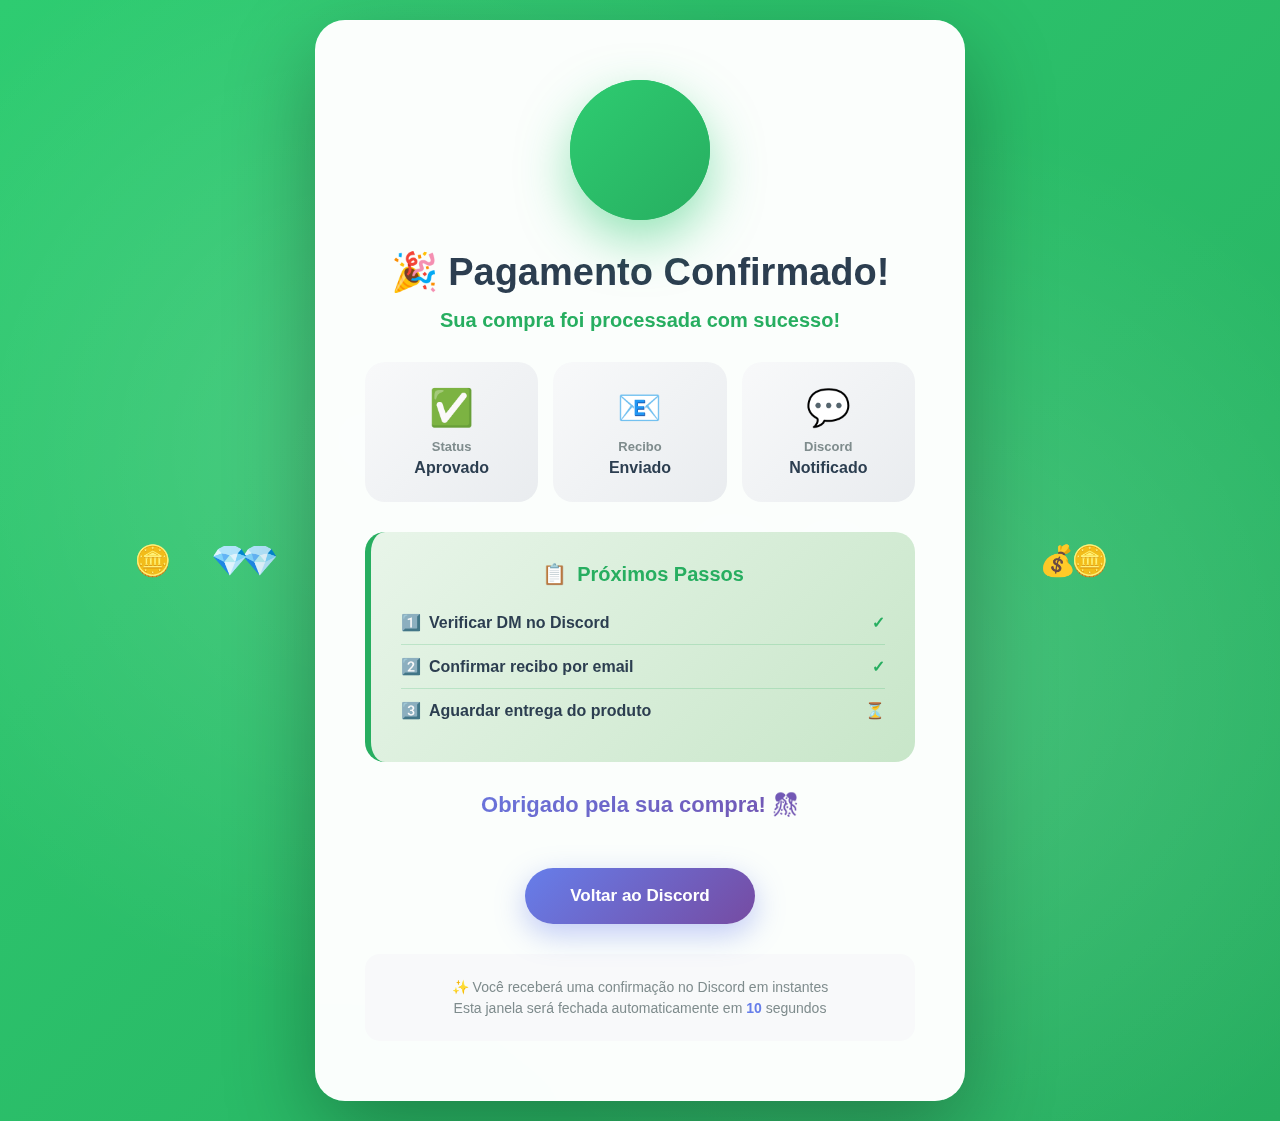
<file: web/templates/payment_success.html>
<!DOCTYPE html>
<html lang="pt-BR">
<head>
    <meta charset="UTF-8">
    <meta name="viewport" content="width=device-width, initial-scale=1.0">
    <title>Pagamento Confirmado - Panda Store</title>
    <style>
        * {
            margin: 0;
            padding: 0;
            box-sizing: border-box;
        }

        body {
            font-family: 'Inter', -apple-system, BlinkMacSystemFont, 'Segoe UI', sans-serif;
            background: linear-gradient(135deg, #2ecc71 0%, #27ae60 100%);
            min-height: 100vh;
            display: flex;
            justify-content: center;
            align-items: center;
            padding: 20px;
            position: relative;
            overflow: hidden;
        }

        body::before {
            content: '';
            position: absolute;
            width: 100%;
            height: 100%;
            background: 
                radial-gradient(circle at 30% 40%, rgba(255,255,255,0.15) 0%, transparent 50%),
                radial-gradient(circle at 70% 60%, rgba(255,255,255,0.15) 0%, transparent 50%);
            animation: pulse 8s ease-in-out infinite;
        }

        @keyframes pulse {
            0%, 100% { opacity: 1; transform: scale(1); }
            50% { opacity: 0.8; transform: scale(1.1); }
        }

        .container {
            background: rgba(255, 255, 255, 0.98);
            backdrop-filter: blur(20px);
            padding: 60px 50px;
            border-radius: 30px;
            box-shadow: 0 30px 90px rgba(0,0,0,0.3);
            text-align: center;
            max-width: 650px;
            width: 100%;
            animation: slideUp 0.7s cubic-bezier(0.16, 1, 0.3, 1);
            position: relative;
            z-index: 1;
        }

        @keyframes slideUp {
            from {
                opacity: 0;
                transform: translateY(60px) scale(0.95);
            }
            to {
                opacity: 1;
                transform: translateY(0) scale(1);
            }
        }

        .success-icon {
            width: 140px;
            height: 140px;
            background: linear-gradient(135deg, #2ecc71 0%, #27ae60 100%);
            border-radius: 50%;
            display: flex;
            align-items: center;
            justify-content: center;
            margin: 0 auto 30px;
            box-shadow: 0 20px 50px rgba(46, 204, 113, 0.5);
            animation: bounceIn 0.8s cubic-bezier(0.68, -0.55, 0.265, 1.55);
            position: relative;
        }

        .success-icon::before {
            content: '';
            position: absolute;
            width: 100%;
            height: 100%;
            border-radius: 50%;
            background: inherit;
            animation: ripple 2s ease-out infinite;
        }

        @keyframes bounceIn {
            0% {
                transform: scale(0);
                opacity: 0;
            }
            50% {
                transform: scale(1.1);
            }
            100% {
                transform: scale(1);
                opacity: 1;
            }
        }

        @keyframes ripple {
            0% {
                transform: scale(1);
                opacity: 0.8;
            }
            100% {
                transform: scale(1.5);
                opacity: 0;
            }
        }

        .checkmark {
            width: 70px;
            height: 70px;
            stroke: white;
            stroke-width: 5;
            stroke-linecap: round;
            fill: none;
            animation: draw 0.8s ease 0.5s both;
        }

        @keyframes draw {
            from {
                stroke-dasharray: 120;
                stroke-dashoffset: 120;
            }
            to {
                stroke-dasharray: 120;
                stroke-dashoffset: 0;
            }
        }

        h1 {
            color: #2c3e50;
            margin-bottom: 15px;
            font-size: 38px;
            font-weight: 800;
            animation: fadeIn 0.6s ease 0.6s both;
        }

        .subtitle {
            color: #27ae60;
            font-size: 20px;
            font-weight: 600;
            margin-bottom: 30px;
            animation: fadeIn 0.6s ease 0.7s both;
        }

        @keyframes fadeIn {
            from { opacity: 0; transform: translateY(10px); }
            to { opacity: 1; transform: translateY(0); }
        }

        .status-grid {
            display: grid;
            grid-template-columns: repeat(auto-fit, minmax(150px, 1fr));
            gap: 15px;
            margin: 30px 0;
            animation: fadeIn 0.6s ease 0.8s both;
        }

        .status-card {
            background: linear-gradient(135deg, #f8f9fa 0%, #e9ecef 100%);
            padding: 25px 20px;
            border-radius: 20px;
            transition: transform 0.3s, box-shadow 0.3s;
        }

        .status-card:hover {
            transform: translateY(-5px);
            box-shadow: 0 10px 25px rgba(0,0,0,0.1);
        }

        .status-icon {
            font-size: 36px;
            margin-bottom: 10px;
        }

        .status-label {
            color: #7f8c8d;
            font-size: 13px;
            font-weight: 600;
            margin-bottom: 5px;
        }

        .status-value {
            color: #2c3e50;
            font-size: 16px;
            font-weight: 700;
        }

        .info-box {
            background: linear-gradient(135deg, #e8f5e9 0%, #c8e6c9 100%);
            padding: 30px;
            border-radius: 20px;
            margin: 30px 0;
            border-left: 6px solid #27ae60;
            animation: fadeIn 0.6s ease 1s both;
        }

        .info-box h3 {
            color: #27ae60;
            margin-bottom: 15px;
            font-size: 20px;
            display: flex;
            align-items: center;
            justify-content: center;
            gap: 10px;
        }

        .info-item {
            display: flex;
            align-items: center;
            justify-content: space-between;
            padding: 12px 0;
            border-bottom: 1px solid rgba(39, 174, 96, 0.2);
        }

        .info-item:last-child {
            border-bottom: none;
        }

        .info-label {
            color: #2c3e50;
            font-weight: 600;
            display: flex;
            align-items: center;
            gap: 8px;
        }

        .info-value {
            color: #27ae60;
            font-weight: 700;
        }

        .celebration-text {
            background: linear-gradient(135deg, #667eea 0%, #764ba2 100%);
            -webkit-background-clip: text;
            -webkit-text-fill-color: transparent;
            background-clip: text;
            font-size: 22px;
            font-weight: 800;
            margin: 30px 0;
            animation: fadeIn 0.6s ease 1.2s both;
        }

        .btn {
            display: inline-block;
            padding: 18px 45px;
            background: linear-gradient(135deg, #667eea 0%, #764ba2 100%);
            color: white;
            text-decoration: none;
            border-radius: 30px;
            font-weight: 700;
            font-size: 17px;
            transition: all 0.3s;
            box-shadow: 0 10px 30px rgba(102, 126, 234, 0.4);
            margin-top: 20px;
            animation: fadeIn 0.6s ease 1.4s both;
        }

        .btn:hover {
            transform: translateY(-3px);
            box-shadow: 0 15px 40px rgba(102, 126, 234, 0.5);
        }

        .close-notice {
            margin-top: 30px;
            padding: 20px;
            background: #f8f9fa;
            border-radius: 15px;
            animation: fadeIn 0.6s ease 1.6s both;
        }

        .close-notice p {
            color: #7f8c8d;
            font-size: 14px;
            margin: 5px 0;
        }

        .countdown {
            color: #667eea;
            font-weight: 700;
        }

        /* Efeito de moedas caindo */
        .coin {
            position: fixed;
            font-size: 30px;
            animation: coinFall 3s linear;
        }

        @keyframes coinFall {
            to {
                transform: translateY(100vh) rotate(720deg);
                opacity: 0;
            }
        }

        @media (max-width: 768px) {
            .container {
                padding: 40px 30px;
            }

            h1 {
                font-size: 30px;
            }

            .status-grid {
                grid-template-columns: 1fr;
            }
        }
    </style>
</head>
<body>
    <div class="container">
        <div class="success-icon">
            <svg class="checkmark" viewBox="0 0 52 52">
                <path d="M14 27l7.5 7.5L38 18"/>
            </svg>
        </div>

        <h1>🎉 Pagamento Confirmado!</h1>
        <p class="subtitle">Sua compra foi processada com sucesso!</p>

        <div class="status-grid">
            <div class="status-card">
                <div class="status-icon">✅</div>
                <div class="status-label">Status</div>
                <div class="status-value">Aprovado</div>
            </div>
            <div class="status-card">
                <div class="status-icon">📧</div>
                <div class="status-label">Recibo</div>
                <div class="status-value">Enviado</div>
            </div>
            <div class="status-card">
                <div class="status-icon">💬</div>
                <div class="status-label">Discord</div>
                <div class="status-value">Notificado</div>
            </div>
        </div>

        <div class="info-box">
            <h3>
                <span>📋</span>
                <span>Próximos Passos</span>
            </h3>
            <div class="info-item">
                <span class="info-label">
                    <span>1️⃣</span>
                    Verificar DM no Discord
                </span>
                <span class="info-value">✓</span>
            </div>
            <div class="info-item">
                <span class="info-label">
                    <span>2️⃣</span>
                    Confirmar recibo por email
                </span>
                <span class="info-value">✓</span>
            </div>
            <div class="info-item">
                <span class="info-label">
                    <span>3️⃣</span>
                    Aguardar entrega do produto
                </span>
                <span class="info-value">⏳</span>
            </div>
        </div>

        <p class="celebration-text">Obrigado pela sua compra! 🎊</p>

        <a href="https://discord.gg/VmjEN8xCYP" class="btn">Voltar ao Discord</a>

        <div class="close-notice">
            <p>✨ Você receberá uma confirmação no Discord em instantes</p>
            <p>Esta janela será fechada automaticamente em <span class="countdown" id="countdown">10</span> segundos</p>
        </div>
    </div>

    <script>
        // Efeito de moedas caindo
        function createCoin() {
            const coins = ['💰', '💵', '💳', '🪙', '💎'];
            const coin = document.createElement('div');
            coin.className = 'coin';
            coin.textContent = coins[Math.floor(Math.random() * coins.length)];
            coin.style.left = Math.random() * 100 + '%';
            coin.style.animationDuration = (Math.random() * 2 + 2) + 's';
            document.body.appendChild(coin);
            
            setTimeout(() => coin.remove(), 3000);
        }

        // Criar 30 moedas
        for (let i = 0; i < 30; i++) {
            setTimeout(() => createCoin(), i * 100);
        }

        // Countdown
        let seconds = 10;
        const countdownEl = document.getElementById('countdown');
        
        const countdown = setInterval(() => {
            seconds--;
            countdownEl.textContent = seconds;
            
            if (seconds <= 0) {
                clearInterval(countdown);
                window.close();
            }
        }, 1000);

        // Botão de fechar manual após timeout
        setTimeout(() => {
            if (!window.closed) {
                countdownEl.parentElement.innerHTML = 
                    'Você pode fechar esta janela manualmente';
            }
        }, 10000);
    </script>
</body>
</html>
</file>
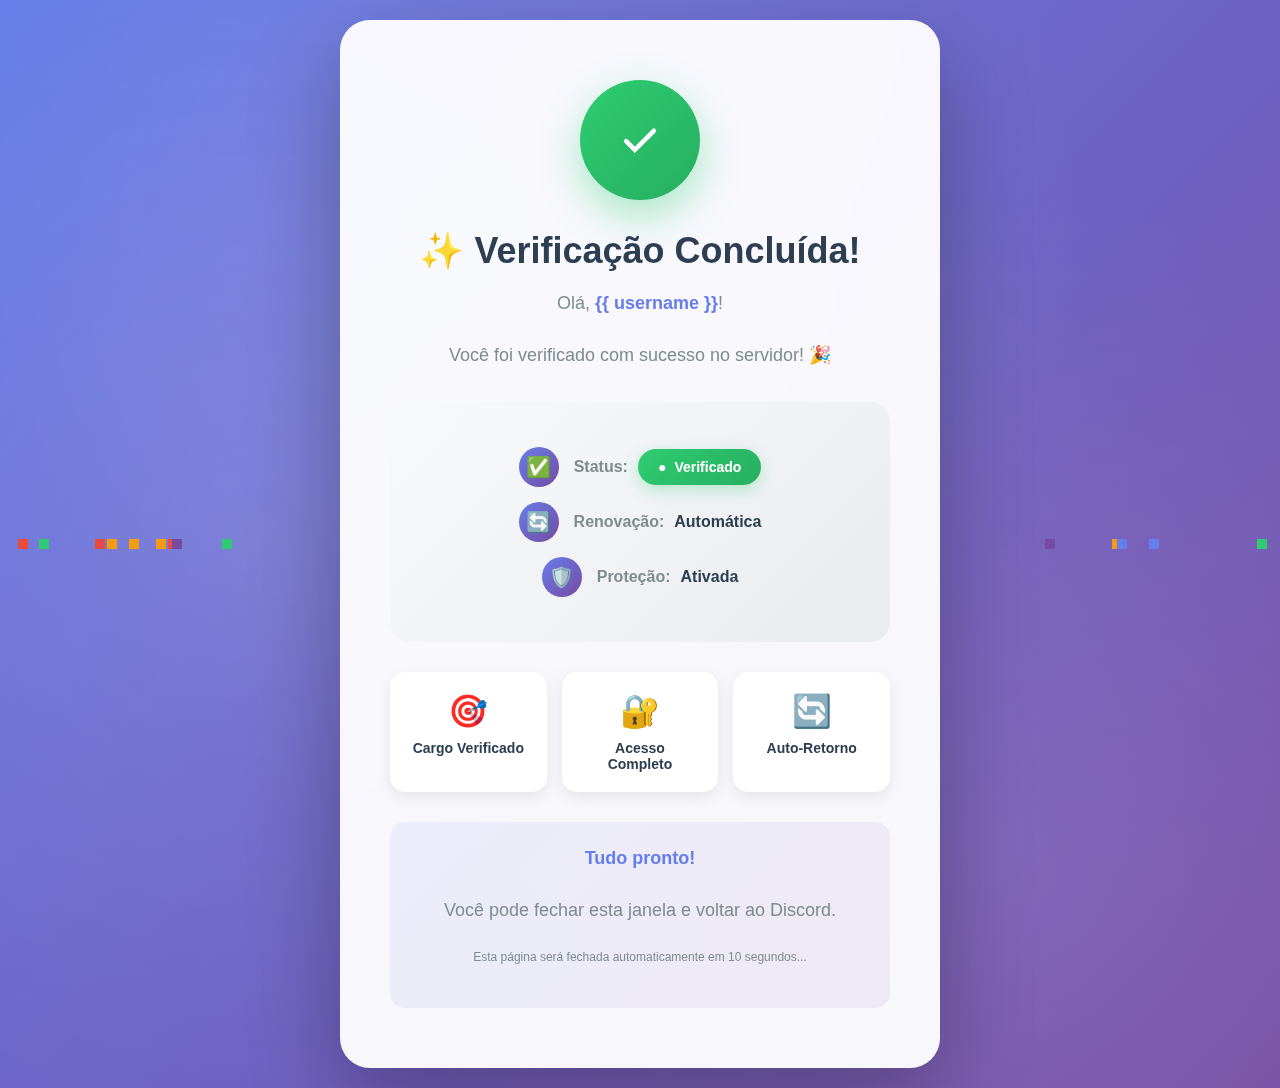
<file: web/templates/success.html>
<!DOCTYPE html>
<html lang="pt-BR">
<head>
    <meta charset="UTF-8">
    <meta name="viewport" content="width=device-width, initial-scale=1.0">
    <title>Verificação Concluída - Panda Store</title>
    <style>
        * {
            margin: 0;
            padding: 0;
            box-sizing: border-box;
        }

        body {
            font-family: 'Inter', -apple-system, BlinkMacSystemFont, 'Segoe UI', sans-serif;
            background: linear-gradient(135deg, #667eea 0%, #764ba2 100%);
            min-height: 100vh;
            display: flex;
            justify-content: center;
            align-items: center;
            padding: 20px;
            position: relative;
            overflow: hidden;
        }

        /* Efeito de partículas flutuantes */
        body::before {
            content: '';
            position: absolute;
            width: 100%;
            height: 100%;
            background: 
                radial-gradient(circle at 20% 50%, rgba(255,255,255,0.1) 0%, transparent 50%),
                radial-gradient(circle at 80% 80%, rgba(255,255,255,0.1) 0%, transparent 50%),
                radial-gradient(circle at 40% 20%, rgba(255,255,255,0.1) 0%, transparent 50%);
            animation: float 20s ease-in-out infinite;
        }

        @keyframes float {
            0%, 100% { transform: translateY(0px); }
            50% { transform: translateY(-20px); }
        }

        .container {
            background: rgba(255, 255, 255, 0.95);
            backdrop-filter: blur(20px);
            padding: 60px 50px;
            border-radius: 30px;
            box-shadow: 0 30px 90px rgba(0,0,0,0.3);
            text-align: center;
            max-width: 600px;
            width: 100%;
            animation: slideUp 0.6s ease;
            position: relative;
            z-index: 1;
        }

        @keyframes slideUp {
            from {
                opacity: 0;
                transform: translateY(50px);
            }
            to {
                opacity: 1;
                transform: translateY(0);
            }
        }

        .success-icon {
            width: 120px;
            height: 120px;
            background: linear-gradient(135deg, #2ecc71 0%, #27ae60 100%);
            border-radius: 50%;
            display: flex;
            align-items: center;
            justify-content: center;
            margin: 0 auto 30px;
            box-shadow: 0 15px 40px rgba(46, 204, 113, 0.4);
            animation: scaleIn 0.6s cubic-bezier(0.68, -0.55, 0.265, 1.55) 0.2s both;
        }

        @keyframes scaleIn {
            from {
                transform: scale(0);
                opacity: 0;
            }
            to {
                transform: scale(1);
                opacity: 1;
            }
        }

        .checkmark {
            width: 60px;
            height: 60px;
            stroke: white;
            stroke-width: 4;
            stroke-linecap: round;
            fill: none;
            animation: draw 0.6s ease 0.4s both;
        }

        @keyframes draw {
            from {
                stroke-dasharray: 100;
                stroke-dashoffset: 100;
            }
            to {
                stroke-dasharray: 100;
                stroke-dashoffset: 0;
            }
        }

        h1 {
            color: #2c3e50;
            margin-bottom: 15px;
            font-size: 36px;
            font-weight: 800;
            animation: fadeIn 0.6s ease 0.4s both;
        }

        .username {
            color: #667eea;
            font-weight: 700;
        }

        p {
            color: #7f8c8d;
            font-size: 18px;
            line-height: 1.8;
            margin-bottom: 20px;
            animation: fadeIn 0.6s ease 0.6s both;
        }

        @keyframes fadeIn {
            from { opacity: 0; }
            to { opacity: 1; }
        }

        .info-box {
            background: linear-gradient(135deg, #f8f9fa 0%, #e9ecef 100%);
            padding: 30px;
            border-radius: 20px;
            margin: 30px 0;
            animation: fadeIn 0.6s ease 0.8s both;
        }

        .info-item {
            display: flex;
            align-items: center;
            justify-content: center;
            margin: 15px 0;
            font-size: 16px;
        }

        .info-icon {
            width: 40px;
            height: 40px;
            background: linear-gradient(135deg, #667eea 0%, #764ba2 100%);
            border-radius: 50%;
            display: flex;
            align-items: center;
            justify-content: center;
            margin-right: 15px;
            font-size: 20px;
        }

        .info-label {
            color: #7f8c8d;
            font-weight: 600;
            margin-right: 10px;
        }

        .info-value {
            color: #2c3e50;
            font-weight: 700;
        }

        .badge {
            display: inline-flex;
            align-items: center;
            gap: 8px;
            background: linear-gradient(135deg, #2ecc71 0%, #27ae60 100%);
            color: white;
            padding: 10px 20px;
            border-radius: 25px;
            font-weight: 600;
            font-size: 14px;
            box-shadow: 0 5px 15px rgba(46, 204, 113, 0.3);
        }

        .features {
            display: grid;
            grid-template-columns: repeat(auto-fit, minmax(150px, 1fr));
            gap: 15px;
            margin: 30px 0;
            animation: fadeIn 0.6s ease 1s both;
        }

        .feature {
            background: white;
            padding: 20px;
            border-radius: 15px;
            box-shadow: 0 5px 15px rgba(0,0,0,0.08);
            transition: transform 0.3s, box-shadow 0.3s;
        }

        .feature:hover {
            transform: translateY(-5px);
            box-shadow: 0 10px 25px rgba(0,0,0,0.15);
        }

        .feature-icon {
            font-size: 32px;
            margin-bottom: 10px;
        }

        .feature-text {
            color: #2c3e50;
            font-size: 14px;
            font-weight: 600;
        }

        .close-message {
            margin-top: 30px;
            padding: 20px;
            background: linear-gradient(135deg, #667eea15 0%, #764ba215 100%);
            border-radius: 15px;
            color: #7f8c8d;
            font-size: 14px;
            animation: fadeIn 0.6s ease 1.2s both;
        }

        .close-message strong {
            color: #667eea;
        }

        .confetti {
            position: fixed;
            width: 10px;
            height: 10px;
            background: #667eea;
            position: absolute;
            animation: confetti-fall 3s linear;
        }

        @keyframes confetti-fall {
            to {
                transform: translateY(100vh) rotate(360deg);
                opacity: 0;
            }
        }

        @media (max-width: 768px) {
            .container {
                padding: 40px 30px;
            }

            h1 {
                font-size: 28px;
            }

            p {
                font-size: 16px;
            }

            .features {
                grid-template-columns: 1fr;
            }
        }
    </style>
</head>
<body>
    <div class="container">
        <div class="success-icon">
            <svg class="checkmark" viewBox="0 0 52 52">
                <path d="M14 27l7.5 7.5L38 18"/>
            </svg>
        </div>

        <h1>✨ Verificação Concluída!</h1>
        
        <p>Olá, <span class="username">{{ username }}</span>!</p>
        <p>Você foi verificado com sucesso no servidor! 🎉</p>

        <div class="info-box">
            <div class="info-item">
                <div class="info-icon">✅</div>
                <span class="info-label">Status:</span>
                <div class="badge">
                    <span>●</span> Verificado
                </div>
            </div>
            <div class="info-item">
                <div class="info-icon">🔄</div>
                <span class="info-label">Renovação:</span>
                <span class="info-value">Automática</span>
            </div>
            <div class="info-item">
                <div class="info-icon">🛡️</div>
                <span class="info-label">Proteção:</span>
                <span class="info-value">Ativada</span>
            </div>
        </div>

        <div class="features">
            <div class="feature">
                <div class="feature-icon">🎯</div>
                <div class="feature-text">Cargo Verificado</div>
            </div>
            <div class="feature">
                <div class="feature-icon">🔐</div>
                <div class="feature-text">Acesso Completo</div>
            </div>
            <div class="feature">
                <div class="feature-icon">🔄</div>
                <div class="feature-text">Auto-Retorno</div>
            </div>
        </div>

        <div class="close-message">
            <p><strong>Tudo pronto!</strong></p>
            <p>Você pode fechar esta janela e voltar ao Discord.</p>
            <p style="margin-top: 10px; font-size: 12px;">Esta página será fechada automaticamente em <span id="countdown">10</span> segundos...</p>
        </div>
    </div>

    <script>
        // Efeito confetti
        function createConfetti() {
            const colors = ['#667eea', '#764ba2', '#2ecc71', '#f39c12', '#e74c3c'];
            for (let i = 0; i < 50; i++) {
                setTimeout(() => {
                    const confetti = document.createElement('div');
                    confetti.className = 'confetti';
                    confetti.style.left = Math.random() * 100 + '%';
                    confetti.style.background = colors[Math.floor(Math.random() * colors.length)];
                    confetti.style.animationDelay = Math.random() * 3 + 's';
                    document.body.appendChild(confetti);
                    
                    setTimeout(() => confetti.remove(), 3000);
                }, i * 30);
            }
        }

        createConfetti();

        // Countdown e auto-close
        let seconds = 10;
        const countdownEl = document.getElementById('countdown');
        
        const countdown = setInterval(() => {
            seconds--;
            countdownEl.textContent = seconds;
            
            if (seconds <= 0) {
                clearInterval(countdown);
                window.close();
            }
        }, 1000);

        // Se window.close() não funcionar, oferecer botão
        setTimeout(() => {
            if (!window.closed) {
                const closeBtn = document.createElement('button');
                closeBtn.textContent = 'Fechar Janela';
                closeBtn.style.cssText = `
                    margin-top: 20px;
                    padding: 12px 30px;
                    background: linear-gradient(135deg, #667eea 0%, #764ba2 100%);
                    color: white;
                    border: none;
                    border-radius: 25px;
                    font-weight: 600;
                    cursor: pointer;
                    box-shadow: 0 5px 15px rgba(102, 126, 234, 0.4);
                    transition: transform 0.2s;
                `;
                closeBtn.onmouseover = () => closeBtn.style.transform = 'translateY(-2px)';
                closeBtn.onmouseout = () => closeBtn.style.transform = 'translateY(0)';
                closeBtn.onclick = () => window.close();
                document.querySelector('.close-message').appendChild(closeBtn);
            }
        }, 10000);
    </script>
</body>
</html>
</file>
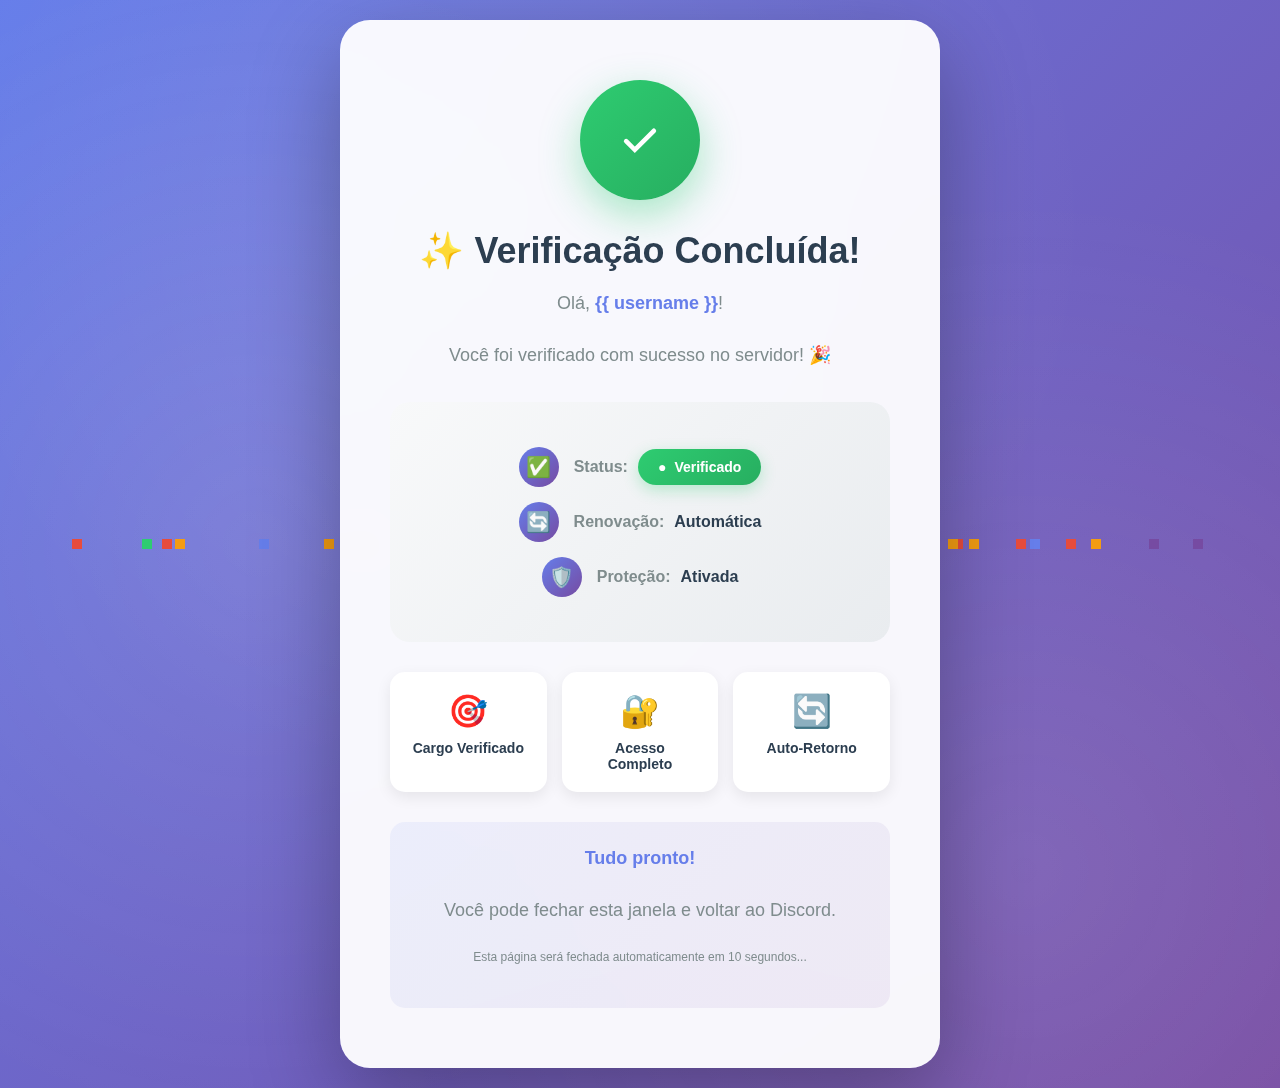
<file: web/templates/sucess.html>
<!DOCTYPE html>
<html lang="pt-BR">
<head>
    <meta charset="UTF-8">
    <meta name="viewport" content="width=device-width, initial-scale=1.0">
    <title>Verificação Concluída - Panda Store</title>
    <style>
        * {
            margin: 0;
            padding: 0;
            box-sizing: border-box;
        }

        body {
            font-family: 'Inter', -apple-system, BlinkMacSystemFont, 'Segoe UI', sans-serif;
            background: linear-gradient(135deg, #667eea 0%, #764ba2 100%);
            min-height: 100vh;
            display: flex;
            justify-content: center;
            align-items: center;
            padding: 20px;
            position: relative;
            overflow: hidden;
        }

        /* Efeito de partículas flutuantes */
        body::before {
            content: '';
            position: absolute;
            width: 100%;
            height: 100%;
            background: 
                radial-gradient(circle at 20% 50%, rgba(255,255,255,0.1) 0%, transparent 50%),
                radial-gradient(circle at 80% 80%, rgba(255,255,255,0.1) 0%, transparent 50%),
                radial-gradient(circle at 40% 20%, rgba(255,255,255,0.1) 0%, transparent 50%);
            animation: float 20s ease-in-out infinite;
        }

        @keyframes float {
            0%, 100% { transform: translateY(0px); }
            50% { transform: translateY(-20px); }
        }

        .container {
            background: rgba(255, 255, 255, 0.95);
            backdrop-filter: blur(20px);
            padding: 60px 50px;
            border-radius: 30px;
            box-shadow: 0 30px 90px rgba(0,0,0,0.3);
            text-align: center;
            max-width: 600px;
            width: 100%;
            animation: slideUp 0.6s ease;
            position: relative;
            z-index: 1;
        }

        @keyframes slideUp {
            from {
                opacity: 0;
                transform: translateY(50px);
            }
            to {
                opacity: 1;
                transform: translateY(0);
            }
        }

        .success-icon {
            width: 120px;
            height: 120px;
            background: linear-gradient(135deg, #2ecc71 0%, #27ae60 100%);
            border-radius: 50%;
            display: flex;
            align-items: center;
            justify-content: center;
            margin: 0 auto 30px;
            box-shadow: 0 15px 40px rgba(46, 204, 113, 0.4);
            animation: scaleIn 0.6s cubic-bezier(0.68, -0.55, 0.265, 1.55) 0.2s both;
        }

        @keyframes scaleIn {
            from {
                transform: scale(0);
                opacity: 0;
            }
            to {
                transform: scale(1);
                opacity: 1;
            }
        }

        .checkmark {
            width: 60px;
            height: 60px;
            stroke: white;
            stroke-width: 4;
            stroke-linecap: round;
            fill: none;
            animation: draw 0.6s ease 0.4s both;
        }

        @keyframes draw {
            from {
                stroke-dasharray: 100;
                stroke-dashoffset: 100;
            }
            to {
                stroke-dasharray: 100;
                stroke-dashoffset: 0;
            }
        }

        h1 {
            color: #2c3e50;
            margin-bottom: 15px;
            font-size: 36px;
            font-weight: 800;
            animation: fadeIn 0.6s ease 0.4s both;
        }

        .username {
            color: #667eea;
            font-weight: 700;
        }

        p {
            color: #7f8c8d;
            font-size: 18px;
            line-height: 1.8;
            margin-bottom: 20px;
            animation: fadeIn 0.6s ease 0.6s both;
        }

        @keyframes fadeIn {
            from { opacity: 0; }
            to { opacity: 1; }
        }

        .info-box {
            background: linear-gradient(135deg, #f8f9fa 0%, #e9ecef 100%);
            padding: 30px;
            border-radius: 20px;
            margin: 30px 0;
            animation: fadeIn 0.6s ease 0.8s both;
        }

        .info-item {
            display: flex;
            align-items: center;
            justify-content: center;
            margin: 15px 0;
            font-size: 16px;
        }

        .info-icon {
            width: 40px;
            height: 40px;
            background: linear-gradient(135deg, #667eea 0%, #764ba2 100%);
            border-radius: 50%;
            display: flex;
            align-items: center;
            justify-content: center;
            margin-right: 15px;
            font-size: 20px;
        }

        .info-label {
            color: #7f8c8d;
            font-weight: 600;
            margin-right: 10px;
        }

        .info-value {
            color: #2c3e50;
            font-weight: 700;
        }

        .badge {
            display: inline-flex;
            align-items: center;
            gap: 8px;
            background: linear-gradient(135deg, #2ecc71 0%, #27ae60 100%);
            color: white;
            padding: 10px 20px;
            border-radius: 25px;
            font-weight: 600;
            font-size: 14px;
            box-shadow: 0 5px 15px rgba(46, 204, 113, 0.3);
        }

        .features {
            display: grid;
            grid-template-columns: repeat(auto-fit, minmax(150px, 1fr));
            gap: 15px;
            margin: 30px 0;
            animation: fadeIn 0.6s ease 1s both;
        }

        .feature {
            background: white;
            padding: 20px;
            border-radius: 15px;
            box-shadow: 0 5px 15px rgba(0,0,0,0.08);
            transition: transform 0.3s, box-shadow 0.3s;
        }

        .feature:hover {
            transform: translateY(-5px);
            box-shadow: 0 10px 25px rgba(0,0,0,0.15);
        }

        .feature-icon {
            font-size: 32px;
            margin-bottom: 10px;
        }

        .feature-text {
            color: #2c3e50;
            font-size: 14px;
            font-weight: 600;
        }

        .close-message {
            margin-top: 30px;
            padding: 20px;
            background: linear-gradient(135deg, #667eea15 0%, #764ba215 100%);
            border-radius: 15px;
            color: #7f8c8d;
            font-size: 14px;
            animation: fadeIn 0.6s ease 1.2s both;
        }

        .close-message strong {
            color: #667eea;
        }

        .confetti {
            position: fixed;
            width: 10px;
            height: 10px;
            background: #667eea;
            position: absolute;
            animation: confetti-fall 3s linear;
        }

        @keyframes confetti-fall {
            to {
                transform: translateY(100vh) rotate(360deg);
                opacity: 0;
            }
        }

        @media (max-width: 768px) {
            .container {
                padding: 40px 30px;
            }

            h1 {
                font-size: 28px;
            }

            p {
                font-size: 16px;
            }

            .features {
                grid-template-columns: 1fr;
            }
        }
    </style>
</head>
<body>
    <div class="container">
        <div class="success-icon">
            <svg class="checkmark" viewBox="0 0 52 52">
                <path d="M14 27l7.5 7.5L38 18"/>
            </svg>
        </div>

        <h1>✨ Verificação Concluída!</h1>
        
        <p>Olá, <span class="username">{{ username }}</span>!</p>
        <p>Você foi verificado com sucesso no servidor! 🎉</p>

        <div class="info-box">
            <div class="info-item">
                <div class="info-icon">✅</div>
                <span class="info-label">Status:</span>
                <div class="badge">
                    <span>●</span> Verificado
                </div>
            </div>
            <div class="info-item">
                <div class="info-icon">🔄</div>
                <span class="info-label">Renovação:</span>
                <span class="info-value">Automática</span>
            </div>
            <div class="info-item">
                <div class="info-icon">🛡️</div>
                <span class="info-label">Proteção:</span>
                <span class="info-value">Ativada</span>
            </div>
        </div>

        <div class="features">
            <div class="feature">
                <div class="feature-icon">🎯</div>
                <div class="feature-text">Cargo Verificado</div>
            </div>
            <div class="feature">
                <div class="feature-icon">🔐</div>
                <div class="feature-text">Acesso Completo</div>
            </div>
            <div class="feature">
                <div class="feature-icon">🔄</div>
                <div class="feature-text">Auto-Retorno</div>
            </div>
        </div>

        <div class="close-message">
            <p><strong>Tudo pronto!</strong></p>
            <p>Você pode fechar esta janela e voltar ao Discord.</p>
            <p style="margin-top: 10px; font-size: 12px;">Esta página será fechada automaticamente em <span id="countdown">10</span> segundos...</p>
        </div>
    </div>

    <script>
        // Efeito confetti
        function createConfetti() {
            const colors = ['#667eea', '#764ba2', '#2ecc71', '#f39c12', '#e74c3c'];
            for (let i = 0; i < 50; i++) {
                setTimeout(() => {
                    const confetti = document.createElement('div');
                    confetti.className = 'confetti';
                    confetti.style.left = Math.random() * 100 + '%';
                    confetti.style.background = colors[Math.floor(Math.random() * colors.length)];
                    confetti.style.animationDelay = Math.random() * 3 + 's';
                    document.body.appendChild(confetti);
                    
                    setTimeout(() => confetti.remove(), 3000);
                }, i * 30);
            }
        }

        createConfetti();

        // Countdown e auto-close
        let seconds = 10;
        const countdownEl = document.getElementById('countdown');
        
        const countdown = setInterval(() => {
            seconds--;
            countdownEl.textContent = seconds;
            
            if (seconds <= 0) {
                clearInterval(countdown);
                window.close();
            }
        }, 1000);

        // Se window.close() não funcionar, oferecer botão
        setTimeout(() => {
            if (!window.closed) {
                const closeBtn = document.createElement('button');
                closeBtn.textContent = 'Fechar Janela';
                closeBtn.style.cssText = `
                    margin-top: 20px;
                    padding: 12px 30px;
                    background: linear-gradient(135deg, #667eea 0%, #764ba2 100%);
                    color: white;
                    border: none;
                    border-radius: 25px;
                    font-weight: 600;
                    cursor: pointer;
                    box-shadow: 0 5px 15px rgba(102, 126, 234, 0.4);
                    transition: transform 0.2s;
                `;
                closeBtn.onmouseover = () => closeBtn.style.transform = 'translateY(-2px)';
                closeBtn.onmouseout = () => closeBtn.style.transform = 'translateY(0)';
                closeBtn.onclick = () => window.close();
                document.querySelector('.close-message').appendChild(closeBtn);
            }
        }, 10000);
    </script>
</body>
</html>
</file>
